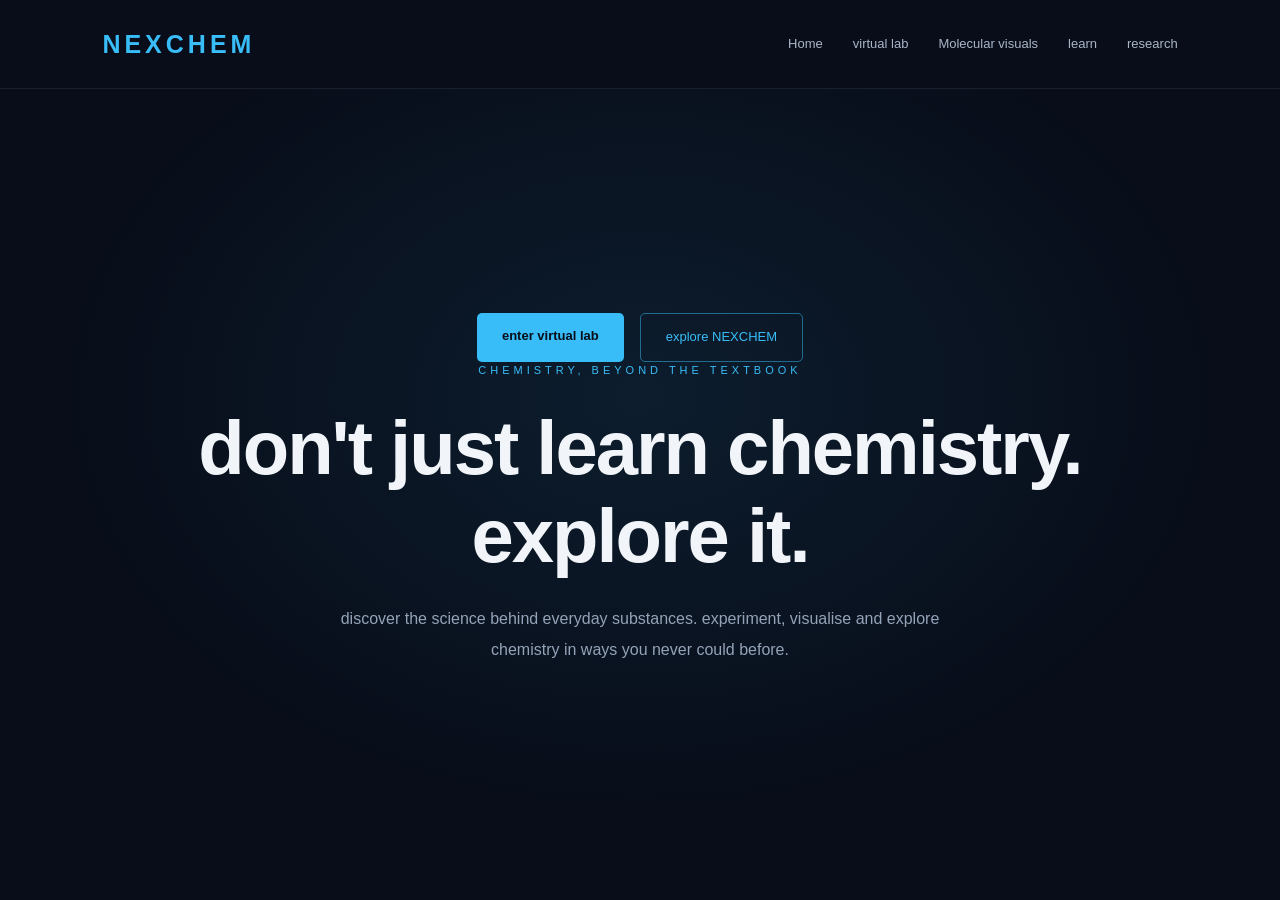
<file: Index.html>
<!DOCTYPE html>  <html lang="en">  
    <head>  
        <meta charset="UTF-8">  
        <title> NEXCHEM | Chemistry, Beyond the Textbook</title>  
        <meta name="viewport" content="width=device-width, initial-scale=1.0">  
        <meta name="description" content="A space to explore chemistry through experiments, molecular visualisation and discovery.">  
        <link rel="stylesheet" href="css/style.css">  
    </head>  
    <body>  
        <section id="home">     
        <header>   
            <div class="logo">NEXCHEM</div>  
            <nav>  
                <a href="#home">Home</a>  
                <a href="#lab">virtual lab</a>  
                <a href="#visual">Molecular visuals</a>  
                <a href="#learn">learn</a>  
                <a href="#research">research</a>          
                </nav>  
        </header>  
        <section class="hero">   
            <div class="hero-buttons">  
                <a href="#lab" class="primary-button">enter virtual lab</a>  
                <a href="#modules" class="secondary-button">explore NEXCHEM</a>  
            </div> 
            <p class="tagline">CHEMISTRY, BEYOND THE TEXTBOOK</p>  
            <h1>don't just learn chemistry.<br>explore it.</h1>  
            <p class="hero-description">  
                discover the science behind everyday substances.  
                experiment, visualise and explore chemistry in ways you never could before.  
            </p> 
        </section>
        </section>  
    </body>  
</html>
</file>
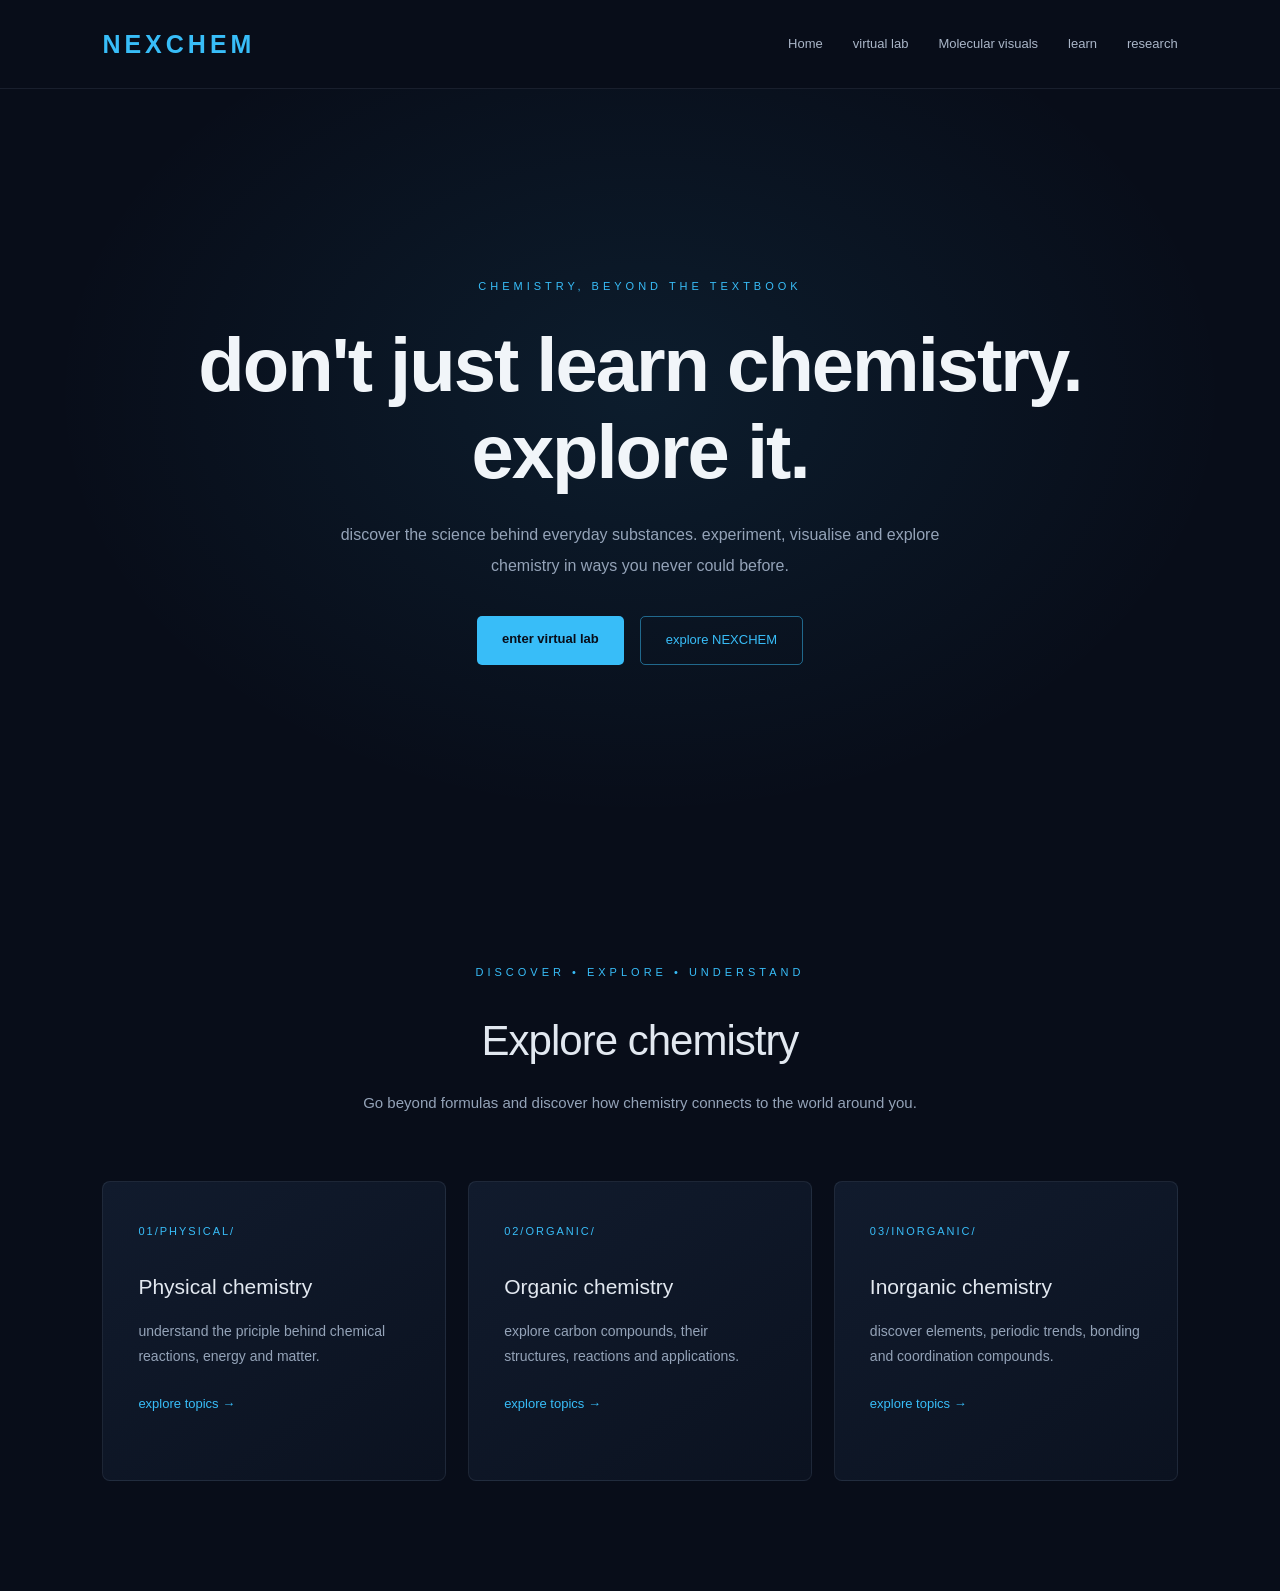
<file: index.html>
<!DOCTYPE html>  <html lang="en">  
    <head>  
        <meta charset="UTF-8">  
        <title> NEXCHEM | Chemistry, Beyond the Textbook</title>  
        <meta name="viewport" content="width=device-width, initial-scale=1.0">  
        <meta name="description" content="A space to explore chemistry through experiments, molecular visualisation and discovery.">  
        <link rel="stylesheet" href="css/style.css">  
    </head>  
    <body>  
        <section id="home">     
        <header>   
            <div class="logo">NEXCHEM</div>  
            <nav>  
                <a href="#home">Home</a>  
                <a href="#lab">virtual lab</a>  
                <a href="#visual">Molecular visuals</a>  
                <a href="#learn">learn</a>  
                <a href="#research">research</a>          
                </nav>  
        </header>  
        <section class="hero">   
            <p class="tagline">CHEMISTRY, BEYOND THE TEXTBOOK</p>  
            <h1>don't just learn chemistry.<br>explore it.</h1>  
            <p class="hero-description">  
                discover the science behind everyday substances.  
                experiment, visualise and explore chemistry in ways you never could before.  
            </p> 
               <div class="hero-buttons">  
                <a href="#lab" class="primary-button">enter virtual lab</a>  
                <a href="#modules" class="secondary-button">explore NEXCHEM</a>  
            </div> 
        </section>
        </section> 
        <section id="explore">
            <div class="section-heading">
        <p class="tagline"> DISCOVER • EXPLORE • UNDERSTAND </p>
        <h2> Explore chemistry </h2>
        <p> 
            Go beyond formulas and discover how chemistry connects to the world around you.
        </p>
              </div>
            <div class="chemistry-cards">
                <div class="chem-card">
                    <div class="chem-symbol">⚛</div>
                    <span class="card-number">01/PHYSICAL/</span>
                    <h3> Physical chemistry </h3>
                    <p> understand the priciple behind chemical reactions, energy and matter.</p>
                    <a href="#"> explore topics → </a>
                </div>
                <div class="chem-card">
                    <div class="chem-symbol">⌬ </div>
                    <span class="card-number">02/ORGANIC/</span>
                    <h3>Organic chemistry</h3>
                    <p> explore carbon compounds, their structures, reactions and applications.</p>
                    <a href="#"> explore topics → </a>
                </div>
                <div class="chem-card">
                    <div class="chem-symbol">◈</div>
                    <span class="card-number">03/INORGANIC/</span>
                    <h3>Inorganic chemistry</h3>
                    <p> discover elements, periodic trends, bonding and coordination compounds.</p>
                    <a href="#"> explore topics →</a>
                </div>
            </div>             
     </section>
    </body>  
</html>
</file>
<file: css/style.css>
* {
  margin: 0;
  padding: 0;
  box-sizing: border-box;
}
html {
  scroll-behavior: smooth;
}
body {
  background: #080d19;
  color: #e2e8f0;
  font-family: arial, sans-serif;
  line-height: 1.6;
}
header {
  display: flex;
  justify-content: space-between;
  align-items: center;
  padding: 24px 8%;
  border-bottom: 1px solid rgba(148, 163, 184, 0.12);
}
.logo {
  font-size: 25px;
  font-weight: bold;
  letter-spacing: 4px;
  color: #38bdf8;
}
nav {
  display: flex;
  gap: 30px;
}
nav a {
  color: #aab6c8;
  text-decoration: none;
  font-size: 13px;
  transition: 0.3s;
}
nav a:hover {
  color:#38bdf8;
}
.hero {
  min-height: 85vh;
  display: flex;
  flex-direction: column;
  justify-content: center;
  align-items: center;
  text-align: center;
  padding: 90px 10%;
  background: radial-gradient(
    ellipse at 50% 40%,
  rgba(56, 189, 248, 0.09),
    transparent 65%
  );
}
.tagline {
  color: #38bdf8;
  font-size: 11px;
  letter-spacing: 4px;
  margin-bottom: 25px;
}
.hero h1 {
  font-size: clamp(42px, 6vw, 76px) ;
  line-height:1.15;
  font-weight:600;
  letter-spacing:-2px;
  color: #f1f5f9;
  margin-bottom: 25px;
}
.hero-description {
  max-width: 620px;
  color: #94a3b8;
  font-size: 16px;
  line-height: 1.9; 
}
.hero-buttons {
    display: flex;
    gap: 16px;
    margin-top: 35px;
    flex-wrap: wrap;
    justify-content: center;
}

.primary-button,
.secondary-button {
    padding: 13px 25px;
    border-radius: 5px;
    text-decoration: none;
    font-size: 13px;
    transition: 0.3s ease;
}

.primary-button {
    background: #38bdf8;
    color: #080d19;
    font-weight: bold;
}

.secondary-button {
    border: 1px solid rgba(56, 189, 248, 0.5);
    color: #38bdf8;
}

.primary-button:hover {
    background: #7dd3fc;
    transform: translateY(-3px);
}

.secondary-button:hover {
    background: rgba(56, 189, 248, 0.08);
    transform: translateY(-3px);
}
#explore {
    padding: 110px 8%;
}

.section-heading {
    max-width: 700px;
    margin: 0 auto;
    text-align: center;
}

.section-heading h2 {
    font-size: clamp(30px, 4vw, 42px);
    font-weight: 500;
    letter-spacing: -1px;
    margin-bottom: 15px;
}

.section-heading > p:last-child {
    color: #94a3b8;
    font-size: 15px;
    line-height: 1.8;
}
.chemistry-cards {
    display: grid;
    grid-template-columns: repeat(3, 1fr);
    gap: 22px;
    margin-top: 65px;
}

.chem-card {
    padding: 35px;
    min-height: 300px;
    background: linear-gradient(
        145deg,
        #111b2d,
        #0b1220
    );
    border: 1px solid rgba(148, 163, 184, 0.13);
    border-radius: 8px;
    transition: 0.3s ease;
}

.chem-card:hover {
    border-color: rgba(56, 189, 248, 0.5);
    transform: translateY(-5px);
}

.chem-symbol {
    display: none;
}

.card-number {
    color: #38bdf8;
    font-size: 11px;
    letter-spacing: 2px;
}

.chem-card h3 {
    margin: 28px 0 15px;
    font-size: 21px;
    font-weight: 500;
    color: #e2e8f0;
}

.chem-card p {
    color: #94a3b8;
    font-size: 14px;
    line-height: 1.8;
}

.chem-card a {
    display: inline-block;
    margin-top: 25px;
    color: #38bdf8;
    text-decoration: none;
    font-size: 13px;
    transition: 0.3s;
}

.chem-card a:hover {
    color: #c084fc;
}
@media (max-width: 850px) {

    header {
        flex-direction: column;
        gap: 20px;
    }

    nav {
        flex-wrap: wrap;
        justify-content: center;
        gap: 16px;
    }

    .chemistry-cards {
        grid-template-columns: repeat(2, 1fr);
    }
}

@media (max-width: 550px) {

    .hero {
        min-height: 75vh;
        padding: 70px 7%;
    }

    .hero h1 {
        letter-spacing: -1px;
    }

    #explore {
        padding: 80px 7%;
    }

    .chemistry-cards {
        grid-template-columns: 1fr;
        gap: 18px;
    }

    .chem-card {
        min-height: auto;
    }
}
</file>
